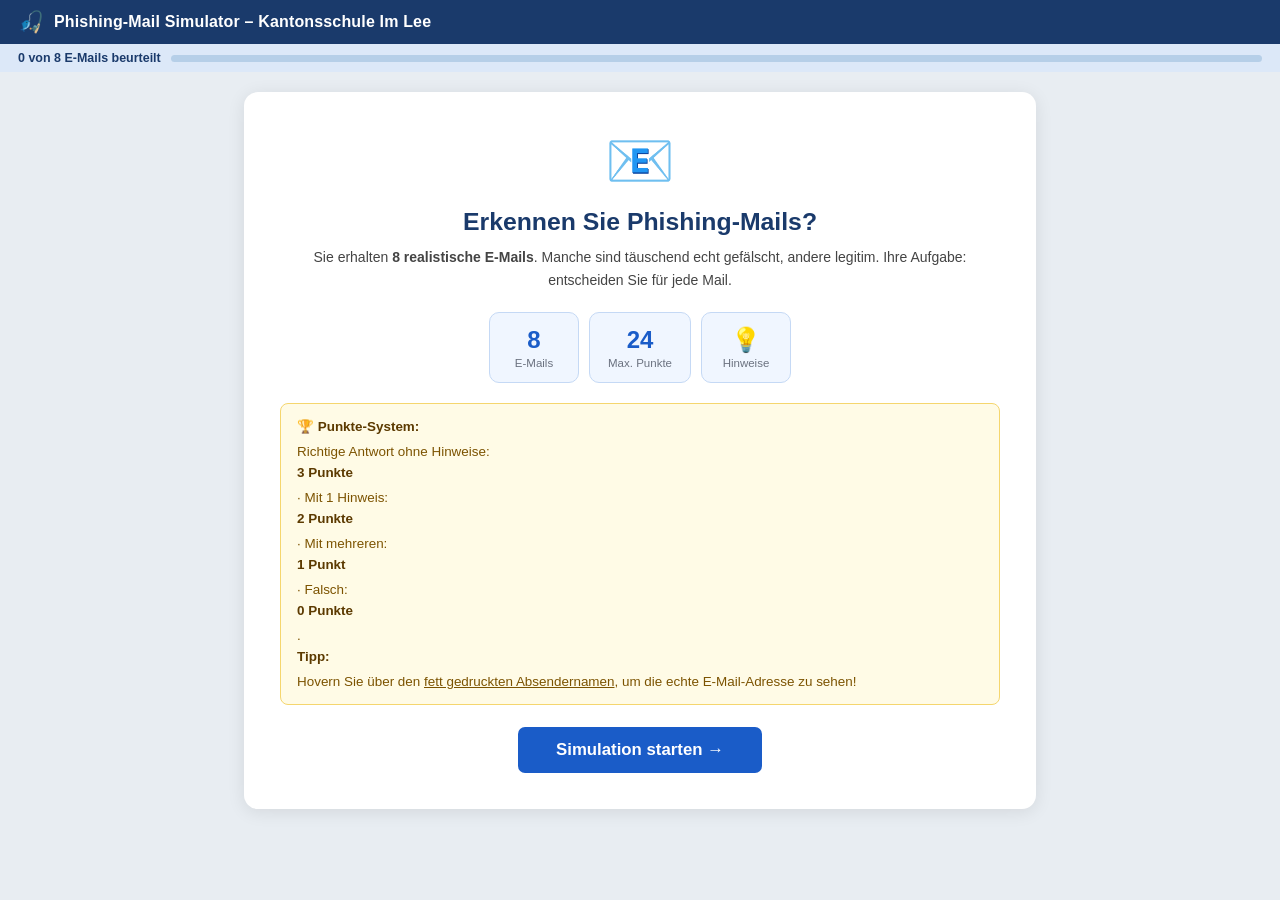
<file: Code/Phishing/phishing_simulator_v2_moodle/index.html>
<!DOCTYPE html>
<html lang="de">
<head>
<meta charset="UTF-8">
<meta name="viewport" content="width=device-width, initial-scale=1.0">
<title>Phishing-Mail Simulator</title>
<link rel="stylesheet" href="css/style.css">
</head>
<body>

<div class="app-bar">
  <span class="app-icon">🎣</span>
  <h1>Phishing-Mail Simulator – Kantonsschule Im Lee</h1>
</div>
<div class="progress-strip">
  <span id="progress-label">0 von 8 E-Mails beurteilt</span>
  <div class="progress-track"><div class="progress-fill" id="progress-fill"></div></div>
</div>

<!-- ═══════════════════════════════════════
     START SCREEN
═══════════════════════════════════════ -->
<div class="screen" id="start-screen">
  <div class="start-card">
    <div class="hero">📧</div>
    <h2>Erkennen Sie Phishing-Mails?</h2>
    <p>Sie erhalten <strong>8 realistische E-Mails</strong>. Manche sind täuschend echt gefälscht, andere legitim. Ihre Aufgabe: entscheiden Sie für jede Mail.</p>
    <div class="info-row">
      <div class="info-tile"><div class="n">8</div><div class="l">E-Mails</div></div>
      <div class="info-tile"><div class="n">24</div><div class="l">Max. Punkte</div></div>
      <div class="info-tile"><div class="n">💡</div><div class="l">Hinweise</div></div>
    </div>
    <div class="tip-box">
      <strong>🏆 Punkte-System:</strong>
      Richtige Antwort ohne Hinweise: <strong>3 Punkte</strong> · Mit 1 Hinweis: <strong>2 Punkte</strong> · Mit mehreren: <strong>1 Punkt</strong> · Falsch: <strong>0 Punkte</strong>.<br>
      <strong>Tipp:</strong> Hovern Sie über den <u>fett gedruckten Absendernamen</u>, um die echte E-Mail-Adresse zu sehen!
    </div>
    <button class="btn btn-start" onclick="startSim()">Simulation starten →</button>
  </div>
</div>

<!-- ═══════════════════════════════════════
     EMAIL SCREEN
═══════════════════════════════════════ -->
<div class="screen" id="email-screen">
  <div class="mail-window">

    <!-- Top bar -->
    <div class="mail-topbar">
      <span>📥 Posteingang</span>
      <span id="diff-badge" class="diff-badge diff-schwer">Schwierigkeit: schwer</span>
      <span class="mail-counter" id="email-counter">1 / 8</span>
    </div>

    <!-- Mail header -->
    <div class="mail-header">
      <div class="mh-row">
        <span class="mh-label">Von</span>
        <span id="email-sender-cell">
          <span class="sender-name" id="sender-hover-target">Absender</span>
          <small class="hover-hint">☝ Hover für echte Adresse</small>
        </span>
      </div>
      <div class="mh-row">
        <span class="mh-label">An</span>
        <span id="email-to-display"></span>
      </div>
      <div class="mh-row">
        <span class="mh-label">Datum</span>
        <span id="email-date-display"></span>
      </div>
      <div class="mail-subject" id="email-subject-display"></div>
    </div>

    <!-- Mail body -->
    <div class="mail-body" id="email-body-area"></div>

    <!-- Thread snippet -->
    <div class="thread-snippet" id="thread-snippet" style="display:none"></div>

    <!-- Action section -->
    <div class="action-section">
      <div class="action-question">Wie beurteilen Sie diese E-Mail?</div>
      <div id="feedback-box" class="feedback-box" style="display:none"></div>
      <div class="action-bar" id="action-bar"></div>
      <div class="next-wrap">
        <button class="btn btn-next" id="next-btn" onclick="nextEmail()" style="display:none">Nächste Mail →</button>
      </div>
    </div>

    <!-- Hints section -->
    <div class="hints-section">
      <div class="hints-header">
        <button class="hint-btn" id="hint-btn" onclick="toggleHints()">
          💡 Hinweis aufdecken (<span id="hint-counter-span">4</span> verfügbar)
        </button>
        <span class="hints-remaining">Jeder Hinweis kostet 1 Punkt</span>
      </div>
      <div id="hints-panel" style="display:none">
        <ul class="hints-list" id="hints-list"></ul>
      </div>
    </div>

  </div><!-- .mail-window -->
</div>

<!-- ═══════════════════════════════════════
     PHISHING CAUGHT SCREEN
═══════════════════════════════════════ -->
<div class="screen" id="phishing-caught-screen">
  <div class="interstitial">
    <div class="big-icon">🚨</div>
    <h2 style="color:#dc2626">Vorsicht – Phishing-Link!</h2>
    <p>Sie haben auf einen <strong>verdächtigen Link</strong> geklickt. In einer echten Situation würden Sie jetzt auf eine gefälschte Website weitergeleitet, die Ihre Zugangsdaten stehlen will.</p>
    <p><strong>Der Link hätte Sie hier hingeführt:</strong></p>
    <div class="url-display" id="phishing-url-shown"></div>
    <p style="font-size:.83rem;color:#dc2626;font-weight:700">⚠ Diese URL gehört nicht zum legitimen Anbieter!</p>
    <p style="font-size:.82rem;color:#555">Immer: Absender-Domain prüfen, bevor Sie klicken. Im Zweifel die IT-Abteilung kontaktieren.</p>
    <button class="btn btn-neutral" id="phishing-caught-back" style="margin-top:8px">← Zurück zur Mail</button>
  </div>
</div>

<!-- ═══════════════════════════════════════
     LEGIT LINK SCREEN
═══════════════════════════════════════ -->
<div class="screen" id="legit-link-screen">
  <div class="interstitial interstitial-legit">
    <div class="big-icon">✅</div>
    <h2 style="color:#16a34a">Legitimer Link</h2>
    <p>Dieser Link führt auf eine echte, vertrauenswürdige Seite des Absenders:</p>
    <div class="url-display" id="legit-link-url"></div>
    <p style="font-size:.83rem;color:#16a34a;font-weight:700">✔ Die Domain stimmt mit dem Absender überein.</p>
    <p style="font-size:.82rem;color:#555">Gut gemacht! Trotzdem sollten Sie immer prüfen, ob die vollständige URL plausibel ist.</p>
    <button class="btn btn-neutral" id="legit-link-back" style="margin-top:8px">← Zurück zur Mail</button>
  </div>
</div>

<!-- ═══════════════════════════════════════
     RESULTS SCREEN
═══════════════════════════════════════ -->
<div class="screen" id="results-screen">
  <div class="results-card">
    <h2>🏁 Auswertung</h2>
    <div class="score-hero">
      <div class="score-big">
        <span id="res-score">0</span>
        <span style="font-size:1.6rem;color:#9ca3af"> / <span id="res-max">24</span></span>
      </div>
      <div class="score-sub"><span id="res-pct">0%</span> Gesamtpunktzahl</div>
    </div>
    <div class="res-stats">
      <div class="stat-tile">
        <div class="stat-n"><span id="res-correct">0</span> / <span id="res-total">8</span></div>
        <div class="stat-l">Richtige Antworten</div>
      </div>
    </div>
    <div class="res-rating" id="res-rating"></div>
    <div class="res-det-title">Detailübersicht:</div>
    <div id="res-details"></div>
  </div>

  <div class="tips-card">
    <h3>📚 Die wichtigsten Erkennungsmerkmale</h3>
    <ul>
      <li><strong>Absender-Domain genau prüfen:</strong> micosoft, paypal1, postfinance-ch.net – minimale Abweichungen</li>
      <li><strong>Über Links hovern</strong> bevor klicken: Ziel-URL muss zur Domain des Absenders passen</li>
      <li><strong>Zeitdruck ist ein Warnsignal</strong> – seriöse Absender erzeugen keine künstliche Dringlichkeit</li>
      <li><strong>Geheimhaltungsaufforderungen</strong> («nicht mit Kollegen besprechen») sind immer verdächtig</li>
      <li><strong>Überweisungen nur telefonisch</strong> beim Auftraggeber verifizieren – nie nur per Mail</li>
      <li><strong>Im Zweifel: IT-Support kontaktieren</strong> und nicht klicken</li>
    </ul>
  </div>

  <div class="restart-wrap">
    <button class="btn btn-restart" onclick="restartSim()">🔄 Nochmals versuchen</button>
  </div>
</div>

<script src="js/scorm.js"></script>
<script src="js/data.js"></script>
<script src="js/app.js"></script>
<div id="reason-screen" style="display: none; background: rgba(0,0,0,0.5); position: fixed; top: 0; left: 0; width: 100%; height: 100%; z-index: 1000; padding-top: 100px;">
  <div style="background: #fff; max-width: 500px; margin: 0 auto; padding: 30px; border-radius: 12px;">
    <h2>Warum ist diese E-Mail verdächtig?</h2>
    <select id="reason-select" style="width: 100%; padding: 10px; margin-bottom: 20px;">
      <option value="">-- Bitte wählen --</option>
      <option value="domain">Falsche Absender-Domain</option>
      <option value="link">Gefälschter Link</option>
      <option value="druck">Künstlicher Zeitdruck</option>
    </select>
    <button onclick="document.getElementById('reason-screen').style.display='none'">Abbrechen</button>
    <button onclick="submitReason()">Bestätigen</button>
  </div>
</div>
</body>
</html>
</file>
<file: Code/Phishing/phishing_simulator_v2_moodle/css/style.css>
*,*::before,*::after{box-sizing:border-box;margin:0;padding:0}
body{font-family:-apple-system,BlinkMacSystemFont,"Segoe UI",Roboto,Arial,sans-serif;background:#e8edf2;color:#1a1a1a;font-size:14px;min-height:100vh}

/* ── APP SHELL ── */
.app-bar{background:#1a3a6b;color:#fff;padding:10px 18px;display:flex;align-items:center;gap:10px;box-shadow:0 2px 6px rgba(0,0,0,.25)}
.app-bar h1{font-size:1rem;font-weight:700;letter-spacing:.01em}
.app-bar .app-icon{font-size:1.3rem}

.progress-strip{background:#dce8f8;padding:7px 18px;display:flex;align-items:center;gap:10px;font-size:.78rem;color:#1a3a6b;font-weight:600}
.progress-track{flex:1;height:7px;background:#b6cfe8;border-radius:99px;overflow:hidden}
.progress-fill{height:100%;background:linear-gradient(90deg,#1a6bcc,#00b4d8);border-radius:99px;transition:width .5s ease;width:0}

/* ── SCREENS ── */
.screen{display:none;max-width:820px;margin:0 auto;padding:20px 14px 40px}

/* ── START ── */
.start-card{background:#fff;border-radius:14px;padding:36px;box-shadow:0 3px 18px rgba(0,0,0,.09);text-align:center}
.start-card .hero{font-size:3.5rem;margin-bottom:14px}
.start-card h2{font-size:1.55rem;color:#1a3a6b;margin-bottom:10px}
.start-card p{color:#444;line-height:1.65;margin-bottom:8px}
.info-row{display:flex;gap:10px;justify-content:center;margin:20px 0}
.info-tile{background:#f0f6ff;border:1px solid #c5d9f5;border-radius:10px;padding:13px 18px;text-align:center;min-width:90px}
.info-tile .n{font-size:1.5rem;font-weight:800;color:#1a5cc8}
.info-tile .l{font-size:.72rem;color:#6b7280;margin-top:3px}
.tip-box{background:#fffbe6;border:1px solid #f5d66e;border-radius:8px;padding:12px 16px;text-align:left;font-size:.84rem;color:#7c5300;line-height:1.6;margin-bottom:22px}
.tip-box strong{display:block;margin-bottom:3px;color:#5c3a00}

/* ── EMAIL CLIENT ── */
.mail-window{background:#fff;border-radius:12px;box-shadow:0 3px 20px rgba(0,0,0,.1);overflow:hidden;margin-bottom:14px}

.mail-topbar{background:#f3f6fa;border-bottom:1px solid #dde3ed;padding:9px 16px;display:flex;align-items:center;gap:8px;font-size:.78rem;color:#5a6a80}
.diff-badge{padding:2px 9px;border-radius:20px;font-weight:700;font-size:.72rem}
.diff-leicht{background:#dcfce7;color:#155e35}
.diff-mittel{background:#fef3c7;color:#7c4f00}
.diff-schwer{background:#fee2e2;color:#991b1b}
.mail-counter{margin-left:auto;background:#1a3a6b;color:#fff;border-radius:20px;padding:2px 10px;font-weight:700;font-size:.76rem}

.mail-header{padding:14px 18px 10px;border-bottom:1px solid #eef0f4}
.mh-row{display:flex;align-items:flex-start;gap:8px;margin-bottom:5px;font-size:.86rem}
.mh-label{color:#9ca3af;width:54px;flex-shrink:0;padding-top:1px;font-weight:600}
.mail-subject{font-size:1.05rem;font-weight:700;color:#111;margin-top:10px;padding-bottom:4px}

/* Sender hover reveal */
.sender-name{
  font-weight:700;color:#1a1a1a;
  border-bottom:2px dashed #a78bfa;
  cursor:help;
  transition:background .2s;
  padding:0 2px;
  border-radius:2px;
}
.sender-name:hover,.sender-name.revealed{background:#f3f0ff}
.sender-real-badge{
  display:inline-flex;align-items:center;gap:5px;
  background:#fff3f3;border:1px solid #fca5a5;border-radius:4px;
  padding:2px 8px;margin-left:8px;font-size:.79rem;
  animation:fadeSlide .25s ease;
}

/* HIER WURDE DAS ROT ENTFERNT: */
.real-addr-label{color:#4b5563;font-weight:700}
.addr-diff{color:#4b5563;font-weight:normal;background:transparent;border-radius:2px;padding:0 1px}

.hover-hint{font-size:.75rem;color:#7c3aed;display:block;margin-top:2px}
@keyframes fadeSlide{from{opacity:0;transform:translateX(-6px)}to{opacity:1;transform:translateX(0)}}

.mail-body{padding:18px;font-size:.89rem;line-height:1.7;color:#333;border-bottom:1px solid #f0f2f6}
.mail-body p{margin-bottom:9px}
.mail-body ul,.mail-body ol{padding-left:20px;margin-bottom:9px}
.mail-body li{margin-bottom:3px}
.mail-body a.email-action-link{cursor:pointer!important}
.mail-body a.email-action-link:hover{filter:brightness(.9)}

.thread-snippet{font-size:.78rem;color:#6b7280;background:#f9fafb;border-top:1px solid #eef0f4;padding:7px 18px;font-style:italic}

/* ── ACTION BAR ── */
.action-section{padding:14px 18px;border-top:1px solid #eef0f4;background:#fafbfc}
.action-question{font-weight:700;color:#1a1a1a;text-align:center;margin-bottom:12px;font-size:.95rem}
.action-bar{display:flex;gap:10px;justify-content:center;flex-wrap:wrap;margin-bottom:10px}

/* ── BUTTONS ── */
.btn{display:inline-flex;align-items:center;gap:6px;border:none;border-radius:7px;padding:11px 24px;font-size:.92rem;font-weight:700;cursor:pointer;transition:transform .1s,box-shadow .1s,filter .1s}
.btn:hover:not(:disabled){transform:translateY(-1px);box-shadow:0 4px 10px rgba(0,0,0,.15)}
.btn:active:not(:disabled){transform:translateY(0)}
.btn:disabled{opacity:.5;cursor:default}
.btn-start{background:#1a5cc8;color:#fff;font-size:1.05rem;padding:13px 38px}
.btn-spam{background:#dc2626;color:#fff}
.btn-legit{background:#16a34a;color:#fff}
.btn-neutral{background:#6b7280;color:#fff}
.btn-next{background:#1a5cc8;color:#fff}
.btn-restart{background:#fff;color:#1a5cc8;border:2px solid #1a5cc8}

/* ── HINTS ── */
.hints-section{background:#fffbeb;border-top:1px solid #fde68a;padding:12px 18px}
.hints-header{display:flex;justify-content:space-between;align-items:center;margin-bottom:6px}
.hint-btn{background:#fef3c7;color:#92400e;border:1px solid #fde68a;border-radius:6px;padding:5px 12px;font-size:.79rem;font-weight:700;cursor:pointer;transition:background .15s}
.hint-btn:hover:not(:disabled){background:#fde68a}
.hint-btn:disabled{opacity:.5;cursor:default}
.hints-remaining{font-size:.75rem;color:#92400e}
.hints-list{list-style:none;display:flex;flex-direction:column;gap:6px;margin-top:6px}
.hint-item{display:flex;gap:9px;align-items:flex-start;background:#fff;border:1px solid #fde68a;border-radius:7px;padding:8px 11px;font-size:.82rem;line-height:1.55;color:#374151}
.hint-num{background:#f59e0b;color:#fff;border-radius:50%;width:20px;height:20px;display:flex;align-items:center;justify-content:center;font-size:.7rem;font-weight:800;flex-shrink:0;margin-top:1px}
.anim-in{animation:slideDown .22s ease}
@keyframes slideDown{from{opacity:0;transform:translateY(-5px)}to{opacity:1;transform:translateY(0)}}

/* ── FEEDBACK ── */
.feedback-box{border-radius:9px;padding:13px 16px;margin-bottom:10px}
.fb-correct{background:#dcfce7;border:1.5px solid #86efac}
.fb-wrong{background:#fee2e2;border:1.5px solid #fca5a5}
.fb-title{font-weight:800;font-size:.95rem;margin-bottom:5px}
.fb-expl{font-size:.83rem;line-height:1.6;color:#374151}

.next-wrap{text-align:center;margin-top:10px}

/* ── INTERSTITIAL SCREENS ── */
.interstitial{max-width:600px;margin:40px auto;background:#fff;border-radius:14px;padding:36px;box-shadow:0 4px 22px rgba(0,0,0,.1);text-align:center}
.interstitial .big-icon{font-size:3.5rem;margin-bottom:14px}
.interstitial h2{font-size:1.35rem;margin-bottom:10px}
.interstitial p{color:#444;line-height:1.65;margin-bottom:14px;font-size:.9rem}
.url-display{background:#fef2f2;border:1px solid #fca5a5;border-radius:6px;padding:8px 14px;font-family:monospace;font-size:.82rem;color:#b91c1c;word-break:break-all;margin:12px 0 20px}
.interstitial-legit .url-display{background:#f0fdf4;border-color:#86efac;color:#166534}

/* ── RESULTS ── */
.results-card{background:#fff;border-radius:14px;padding:32px;box-shadow:0 3px 18px rgba(0,0,0,.09);margin-bottom:16px}
.results-card h2{font-size:1.4rem;color:#1a3a6b;text-align:center;margin-bottom:20px}
.score-hero{text-align:center;margin-bottom:18px}
.score-big{font-size:3rem;font-weight:900;color:#1a5cc8;line-height:1}
.score-sub{color:#6b7280;font-size:.88rem;margin-top:4px}
.res-stats{display:flex;gap:10px;justify-content:center;margin-bottom:18px}
.stat-tile{background:#eff6ff;border:1px solid #bfdbfe;border-radius:9px;padding:11px 18px;text-align:center}
.stat-n{font-size:1.4rem;font-weight:800;color:#1e40af}
.stat-l{font-size:.7rem;color:#6b7280;margin-top:2px}
.res-rating{background:#f0fdf4;border:1px solid #bbf7d0;border-radius:8px;padding:12px 16px;text-align:center;font-weight:700;color:#166534;font-size:.88rem;margin-bottom:18px}
.res-det-title{font-weight:700;color:#374151;font-size:.83rem;margin-bottom:8px}
.res-item{display:flex;align-items:center;gap:7px;border-radius:7px;padding:9px 12px;margin-bottom:6px;flex-wrap:wrap}
.res-ok{background:#f0fdf4;border:1.5px solid #86efac}
.res-fail{background:#fff1f2;border:1.5px solid #fca5a5}
.res-icon{font-size:.95rem}
.res-subj{flex:1;font-weight:600;font-size:.82rem;color:#1e293b}
.res-badge{border-radius:20px;padding:2px 9px;font-size:.68rem;font-weight:800}
.badge-p{background:#fee2e2;color:#991b1b}
.badge-l{background:#dcfce7;color:#166534}
.res-pts{font-size:.75rem;color:#6b7280;margin-left:auto}
.tips-card{background:#fff;border-radius:12px;padding:20px 22px;box-shadow:0 2px 12px rgba(0,0,0,.07);margin-bottom:14px}
.tips-card h3{font-size:.95rem;color:#1a3a6b;margin-bottom:10px}
.tips-card ul{padding-left:16px;font-size:.83rem;line-height:1.85;color:#374151}
.restart-wrap{text-align:center;margin-top:16px}
</file>
